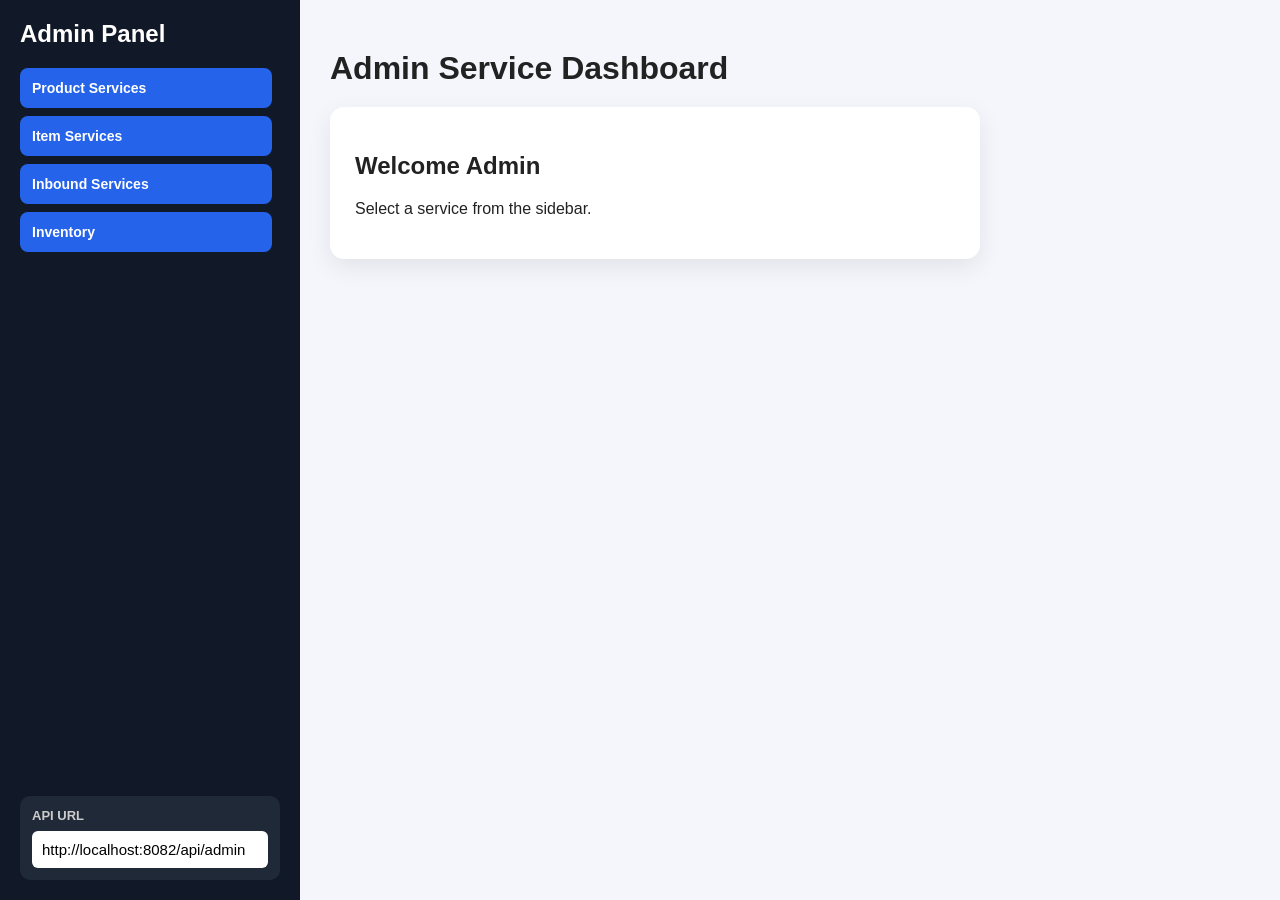
<file: admin-service/src/main/resources/static/admin/index.html>
<!DOCTYPE html>
<html lang="en">
<head>
  <meta charset="UTF-8" />
  <meta name="viewport" content="width=device-width, initial-scale=1.0" />
  <title>Admin Service</title>
  <link rel="stylesheet" href="styles.css" />
</head>

<body>

  <!-- SIDEBAR -->
  <aside class="sidebar">

    <!-- FIXED TOP TITLE -->
    <div class="sidebar-title">
      <h2>Admin Panel</h2>
    </div>

    <!-- ONLY THIS PART WILL SCROLL -->
    <div class="sidebar-menu">

      <!-- PRODUCT SERVICES -->
      <button class="main-btn" onclick="toggleMenu('productMenu')">
        Product Services
      </button>

      <div id="productMenu" class="menu hidden">

        <!-- CATEGORIES -->
        <button class="sub-btn" onclick="toggleMenu('categoryMenu')">
          Categories
        </button>

        <div id="categoryMenu" class="sub-menu hidden">
          <button onclick="showPage('createCategoryPage')">Create Category</button>
          <button onclick="showPage('updateCategoryPage')">Update Category</button>
          <button onclick="showPage('deleteCategoryPage')">Delete Category</button>
        </div>

        <!-- PRODUCTS -->
        <button class="sub-btn" onclick="toggleMenu('productSubMenu')">
          Products
        </button>

        <div id="productSubMenu" class="sub-menu hidden">
          <button onclick="showPage('createProductPage')">Create Product</button>
          <button onclick="showPage('updateProductPage')">Update Product</button>
          <button onclick="showPage('deleteProductPage')">Delete Product</button>
        </div>

        <!-- PRODUCT VARIANTS -->
        <button class="sub-btn" onclick="toggleMenu('variantMenu')">
          Product Variants
        </button>

        <div id="variantMenu" class="sub-menu hidden">
          <button onclick="showPage('createVariantPage')">Create Variant</button>
          <button onclick="showPage('updateVariantPage')">Update Variant</button>
          <button onclick="showPage('deleteVariantPage')">Delete Variant</button>
        </div>

      </div>

      <!-- OTHER MAIN SERVICES -->
      <button class="main-btn" onclick="showPage('itemPage')">
        Item Services
      </button>

      <button class="main-btn" onclick="showPage('inboundPage')">
        Inbound Services
      </button>

      <button class="main-btn" onclick="showPage('inventoryPage')">
        Inventory
      </button>

    </div>

    <!-- FIXED BOTTOM API BOX -->
    <div class="api-box">
      <label>API URL</label>
      <input id="apiUrl" value="http://localhost:8082/api/admin" />
    </div>

  </aside>

  <!-- MAIN CONTENT -->
  <main class="content">

    <h1>Admin Service Dashboard</h1>

    <div id="message"></div>

    <!-- HOME PAGE -->
    <section id="homePage" class="page">
      <div class="card">
        <h2>Welcome Admin</h2>
        <p>Select a service from the sidebar.</p>
      </div>
    </section>

    <!--  CATEGORY PAGES  -->

    <section id="createCategoryPage" class="page hidden">
      <div class="card">
        <h2>Create Category</h2>

        <form id="createCategoryForm">
          <label>Parent Category ID</label>
          <input id="createCategoryParentId" type="number" placeholder="Optional" />

          <label>Category Name</label>
          <input id="createCategoryName" type="text" placeholder="Shoes" required />

          <label>Slug</label>
          <input id="createCategorySlug" type="text" placeholder="shoes" required />

          <button type="submit">Create Category</button>
        </form>
      </div>
    </section>

    <section id="updateCategoryPage" class="page hidden">
      <div class="card">
        <h2>Update Category</h2>

        <form id="updateCategoryForm">
          <label>Category ID</label>
          <input id="updateCategoryId" type="number" required />

          <label>Parent Category ID</label>
          <input id="updateCategoryParentId" type="number" placeholder="Optional" />

          <label>Category Name</label>
          <input id="updateCategoryName" type="text" required />

          <label>Slug</label>
          <input id="updateCategorySlug" type="text" required />

          <button type="submit">Update Category</button>
        </form>
      </div>
    </section>

    <section id="deleteCategoryPage" class="page hidden">
      <div class="card">
        <h2>Delete Category</h2>

        <form id="deleteCategoryForm">
          <label>Category ID</label>
          <input id="deleteCategoryId" type="number" required />

          <button type="submit" class="delete-btn">Delete Category</button>
        </form>
      </div>
    </section>

    <!--  PRODUCT PAGES  -->

    <section id="createProductPage" class="page hidden">
      <div class="card">
        <h2>Create Product</h2>

        <form id="createProductForm">
          <label>Category ID</label>
          <input id="createProductCategoryId" type="number" required />

          <label>Brand ID</label>
          <input id="createProductBrandId" type="number" placeholder="Optional" />

          <label>Product Name</label>
          <input id="createProductName" type="text" required />

          <label>Description</label>
          <textarea id="createProductDescription"></textarea>

          <label>Main Image Key</label>
          <input id="createProductImage" type="text" placeholder="products/shoe.jpg" />

          <label>Status</label>
          <select id="createProductStatus">
            <option value="active">active</option>
            <option value="inactive">inactive</option>
            <option value="draft">draft</option>
          </select>

          <button type="submit">Create Product</button>
        </form>
      </div>
    </section>

    <section id="updateProductPage" class="page hidden">
      <div class="card">
        <h2>Update Product</h2>

        <form id="updateProductForm">
          <label>Product ID</label>
          <input id="updateProductId" type="number" required />

          <label>Category ID</label>
          <input id="updateProductCategoryId" type="number" required />

          <label>Brand ID</label>
          <input id="updateProductBrandId" type="number" placeholder="Optional" />

          <label>Product Name</label>
          <input id="updateProductName" type="text" required />

          <label>Description</label>
          <textarea id="updateProductDescription"></textarea>

          <label>Main Image Key</label>
          <input id="updateProductImage" type="text" />

          <label>Status</label>
          <select id="updateProductStatus">
            <option value="active">active</option>
            <option value="inactive">inactive</option>
            <option value="draft">draft</option>
          </select>

          <button type="submit">Update Product</button>
        </form>
      </div>
    </section>

    <section id="deleteProductPage" class="page hidden">
      <div class="card">
        <h2>Delete Product</h2>

        <form id="deleteProductForm">
          <label>Product ID</label>
          <input id="deleteProductId" type="number" required />

          <button type="submit" class="delete-btn">Delete Product</button>
        </form>
      </div>
    </section>

    <!--  VARIANT PAGES  -->

    <section id="createVariantPage" class="page hidden">
      <div class="card">
        <h2>Create Product Variant</h2>

        <form id="createVariantForm">
          <label>Product ID</label>
          <input id="createVariantProductId" type="number" required />

          <label>SKU</label>
          <input id="createVariantSku" type="text" required />

          <label>Color</label>
          <input id="createVariantColor" type="text" />

          <label>Size</label>
          <input id="createVariantSize" type="text" />

          <label>Price</label>
          <input id="createVariantPrice" type="number" step="0.01" />

          <label>Active</label>
          <select id="createVariantActive">
            <option value="true">true</option>
            <option value="false">false</option>
          </select>

          <button type="submit">Create Variant</button>
        </form>
      </div>
    </section>

    <section id="updateVariantPage" class="page hidden">
      <div class="card">
        <h2>Update Product Variant</h2>

        <form id="updateVariantForm">
          <label>Variant ID</label>
          <input id="updateVariantId" type="number" required />

          <label>Product ID</label>
          <input id="updateVariantProductId" type="number" required />

          <label>SKU</label>
          <input id="updateVariantSku" type="text" required />

          <label>Color</label>
          <input id="updateVariantColor" type="text" />

          <label>Size</label>
          <input id="updateVariantSize" type="text" />

          <label>Price</label>
          <input id="updateVariantPrice" type="number" step="0.01" />

          <label>Active</label>
          <select id="updateVariantActive">
            <option value="true">true</option>
            <option value="false">false</option>
          </select>

          <button type="submit">Update Variant</button>
        </form>
      </div>
    </section>

    <section id="deleteVariantPage" class="page hidden">
      <div class="card">
        <h2>Delete Product Variant</h2>

        <form id="deleteVariantForm">
          <label>Variant ID</label>
          <input id="deleteVariantId" type="number" required />

          <button type="submit" class="delete-btn">Delete Variant</button>
        </form>
      </div>
    </section>

    <!-- OTHER SERVICE PAGES -->

    <section id="itemPage" class="page hidden">
      <div class="card">
        <h2>Item Services</h2>
      </div>
    </section>

    <section id="inboundPage" class="page hidden">
      <div class="card">
        <h2>Inbound Services</h2>
      </div>
    </section>

    <section id="inventoryPage" class="page hidden">
      <div class="card">
        <h2>Inventory</h2>
      </div>
    </section>

  </main>

  <script src="app.js"></script>
</body>
</html>
</file>
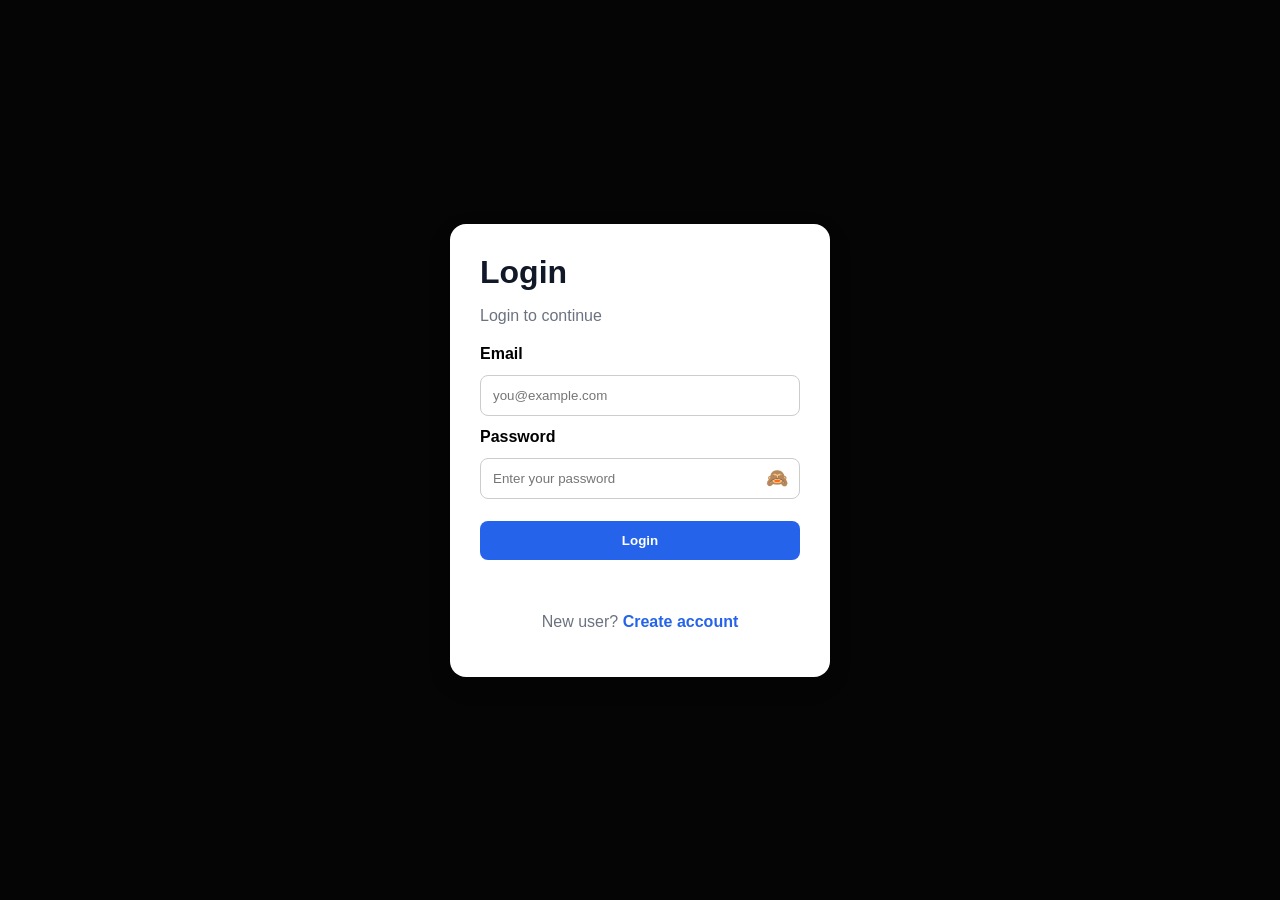
<file: ui/auth/login.html>
<!DOCTYPE html>
<html lang="en">
<head>
  <meta charset="UTF-8" />
  <meta name="viewport" content="width=device-width, initial-scale=1.0" />
  <title>Login</title>
  <link rel="stylesheet" href="auth.css" />
</head>
<body>
  <div class="auth-container">
    <div class="auth-card">
      <h1>Login</h1>
      <p>Login to continue</p>

      <form id="loginForm">
        <label>Email</label>
        <input id="loginEmail" type="email" placeholder="you@example.com" required />

        <label>Password</label>
        <div class="password-box">
          <input id="loginPassword" type="password" placeholder="Enter your password" required />
          <span class="eye-icon" onclick="togglePassword('loginPassword', this)">🙈</span>
        </div>

        <button type="submit" id="loginBtn">Login</button>
      </form>

      <p id="loginMessage" class="message"></p>

      <p class="link-text">
        New user? <a href="signup.html">Create account</a>
      </p>
    </div>
  </div>

  <script src="../shared/config.js"></script>
  <script src="../shared/utils.js"></script>
  <script src="auth.js"></script>
</body>
</html>
</file>
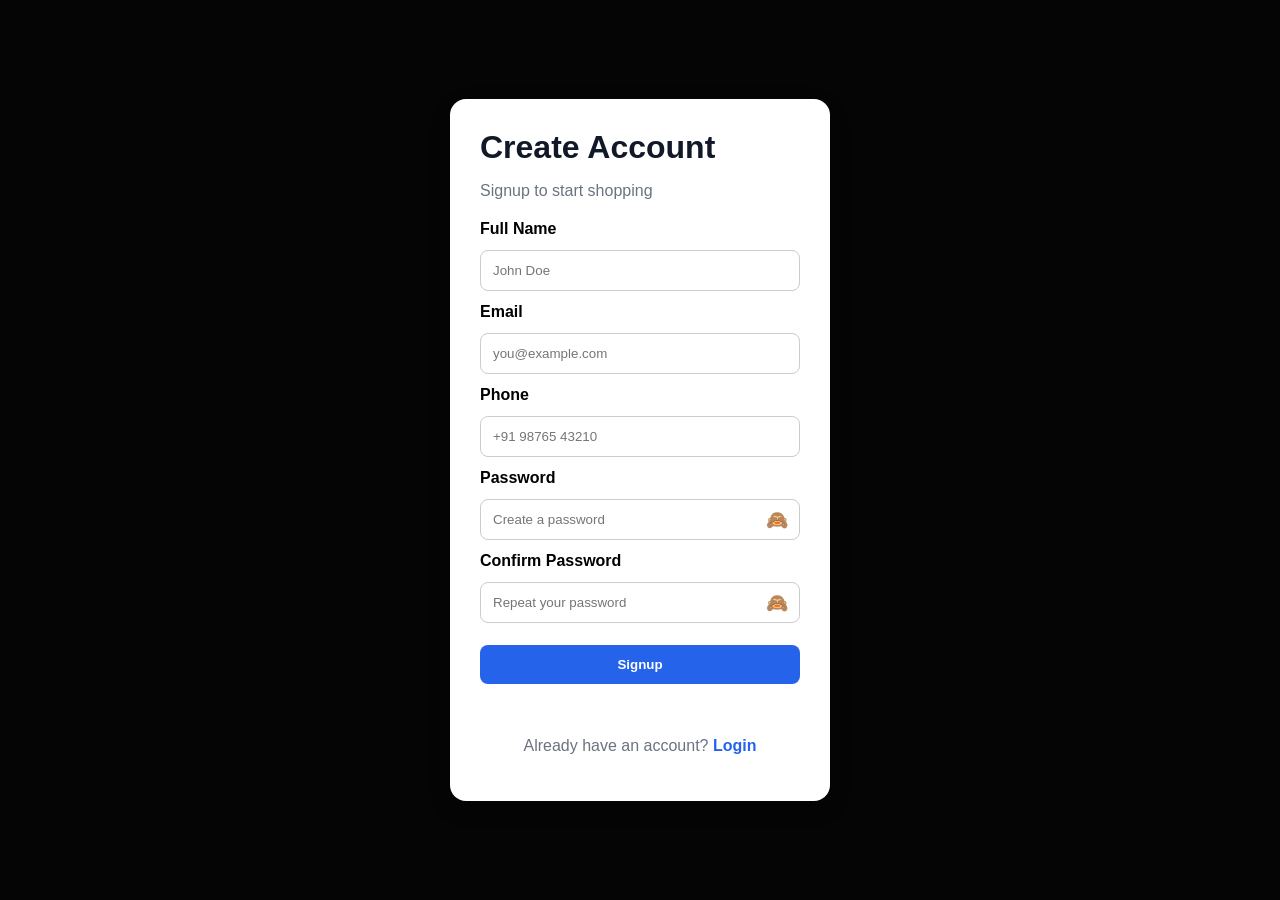
<file: ui/auth/signup.html>
<!DOCTYPE html>
<html lang="en">
<head>
  <meta charset="UTF-8" />
  <meta name="viewport" content="width=device-width, initial-scale=1.0" />
  <title>Signup</title>
  <link rel="stylesheet" href="auth.css" />
</head>
<body>
  <div class="auth-container">
    <div class="auth-card">
      <h1>Create Account</h1>
      <p>Signup to start shopping</p>

      <form id="signupForm">
        <label>Full Name</label>
        <input id="signupFullName" type="text" placeholder="John Doe" required />

        <label>Email</label>
        <input id="signupEmail" type="email" placeholder="you@example.com" required />

        <label>Phone</label>
        <input id="signupPhone" type="text" placeholder="+91 98765 43210" />

        <label>Password</label>
        <div class="password-box">
          <input id="signupPassword" type="password" placeholder="Create a password" required />
          <span class="eye-icon" onclick="togglePassword('signupPassword', this)">🙈</span>
        </div>

        <label>Confirm Password</label>
        <div class="password-box">
          <input id="signupConfirmPassword" type="password" placeholder="Repeat your password" required />
          <span class="eye-icon" onclick="togglePassword('signupConfirmPassword', this)">🙈</span>
        </div>

        <button type="submit" id="signupBtn">Signup</button>
      </form>

      <p id="signupMessage" class="message"></p>

      <p class="link-text">
        Already have an account? <a href="login.html">Login</a>
      </p>
    </div>
  </div>

  <script src="../shared/config.js"></script>
  <script src="../shared/utils.js"></script>
  <script src="auth.js"></script>
</body>
</html>
</file>
<file: admin-service/src/main/resources/static/admin/styles.css>
* {
  box-sizing: border-box;
}

html,
body {
  margin: 0;
  padding: 0;
  overflow-x: hidden;
}

body {
  font-family: Arial, sans-serif;
  background: #f4f6fb;
  color: #222;
}

/*  SIDEBAR  */

.sidebar {
  width: 300px;
  height: 100vh;
  background: #111827;
  color: white;
  padding: 20px;
  position: fixed;
  top: 0;
  left: 0;

  display: flex;
  flex-direction: column;
}

/* Fixed title area */
.sidebar-title {
  flex-shrink: 0;
}

.sidebar-title h2 {
  margin: 0 0 20px 0;
}

/* Only menu scrolls */
.sidebar-menu {
  flex: 1;
  overflow-y: auto;
  overflow-x: hidden;
  padding-right: 8px;
}

/* Scrollbar */
.sidebar-menu::-webkit-scrollbar {
  width: 8px;
}

.sidebar-menu::-webkit-scrollbar-track {
  background: #111827;
}

.sidebar-menu::-webkit-scrollbar-thumb {
  background: #4b5563;
  border-radius: 10px;
}

.sidebar-menu::-webkit-scrollbar-thumb:hover {
  background: #6b7280;
}

/*  BUTTONS IN SIDEBAR  */

.main-btn,
.sub-btn,
.sub-menu button {
  width: 100%;
  padding: 12px;
  margin-bottom: 8px;
  border: none;
  border-radius: 8px;
  text-align: left;
  cursor: pointer;
  font-size: 14px;
}

.main-btn {
  background: #2563eb;
  color: white;
  font-weight: bold;
}

.sub-btn {
  background: #374151;
  color: white;
  margin-left: 10px;
  width: calc(100% - 10px);
}

.sub-menu button {
  background: #e5e7eb;
  color: #111827;
  margin-left: 25px;
  width: calc(100% - 25px);
}

.main-btn:hover,
.sub-btn:hover,
.sub-menu button:hover {
  opacity: 0.85;
}

/*  API BOX FIXED AT BOTTOM  */

.api-box {
  flex-shrink: 0;
  margin-top: 15px;
  background: #1f2937;
  padding: 12px;
  border-radius: 10px;
}

.api-box label {
  display: block;
  font-size: 13px;
  color: #ccc;
  margin-bottom: 8px;
}

.api-box input {
  width: 100%;
  padding: 10px;
  border-radius: 6px;
  border: none;
}

/*  MAIN CONTENT  */

.content {
  margin-left: 300px;
  padding: 50px 30px;
  width: calc(100% - 300px);
}

h1 {
  margin: 0 0 8px 0;
  font-size: 32px;
}

.subtitle {
  color: #666;
  margin-bottom: 25px;
}

.card {
  background: white;
  padding: 25px;
  border-radius: 14px;
  max-width: 650px;
  box-shadow: 0 8px 25px rgba(0, 0, 0, 0.08);
}

/*  FORMS  */

form {
  display: grid;
  gap: 12px;
}

label {
  font-weight: bold;
}

input,
textarea,
select {
  width: 100%;
  padding: 11px;
  border: 1px solid #ccc;
  border-radius: 8px;
  font-size: 15px;
}

textarea {
  height: 90px;
}

button[type="submit"] {
  margin-top: 10px;
  padding: 12px;
  background: #16a34a;
  color: white;
  border: none;
  border-radius: 8px;
  cursor: pointer;
}

.delete-btn {
  background: #dc2626 !important;
}

/*  HELPERS  */

.hidden {
  display: none;
}

#message {
  margin-bottom: 20px;
  font-weight: bold;
  color: #2563eb;
}

/* MOBILE  */

@media (max-width: 800px) {
  .sidebar {
    position: static;
    width: 100%;
    height: auto;
  }

  .sidebar-menu {
    max-height: none;
    overflow-y: visible;
  }

  .content {
    margin-left: 0;
    width: 100%;
    padding: 20px;
  }

  .card {
    max-width: 100%;
  }
}
</file>
<file: ui/auth/auth.css>
* {
  box-sizing: border-box;
}

body {
  margin: 0;
  font-family: Arial, sans-serif;
  background: #050505;
}

.auth-container {
  min-height: 100vh;
  display: flex;
  justify-content: center;
  align-items: center;
}

.auth-card {
  width: 380px;
  background: white;
  padding: 30px;
  border-radius: 16px;
  box-shadow: 0 8px 25px rgba(0, 0, 0, 0.1);
}

.auth-card h1 {
  margin: 0;
  color: #111827;
}

.auth-card p {
  color: #6b7280;
}

form {
  display: grid;
  gap: 12px;
  margin-top: 20px;
}

label {
  font-weight: bold;
}

input {
  padding: 12px;
  border: 1px solid #ccc;
  border-radius: 8px;
  width: 100%;
}

button {
  margin-top: 10px;
  padding: 12px;
  border: none;
  background: #2563eb;
  color: white;
  border-radius: 8px;
  cursor: pointer;
  font-weight: bold;
  width: 100%;
}

button:hover {
  background: #1d4ed8;
}

button:disabled {
  background: #93c5fd;
  cursor: not-allowed;
}

.message {
  margin-top: 15px;
  font-weight: bold;
  min-height: 22px;
}

.link-text {
  text-align: center;
}

a {
  color: #2563eb;
  font-weight: bold;
  text-decoration: none;
}

.password-box {
  position: relative;
  width: 100%;
}

.password-box input {
  width: 100%;
  padding-right: 45px;
}

.eye-icon {
  position: absolute;
  right: 12px;
  top: 50%;
  transform: translateY(-50%);
  cursor: pointer;
  user-select: none;
  font-size: 18px;
}
</file>
